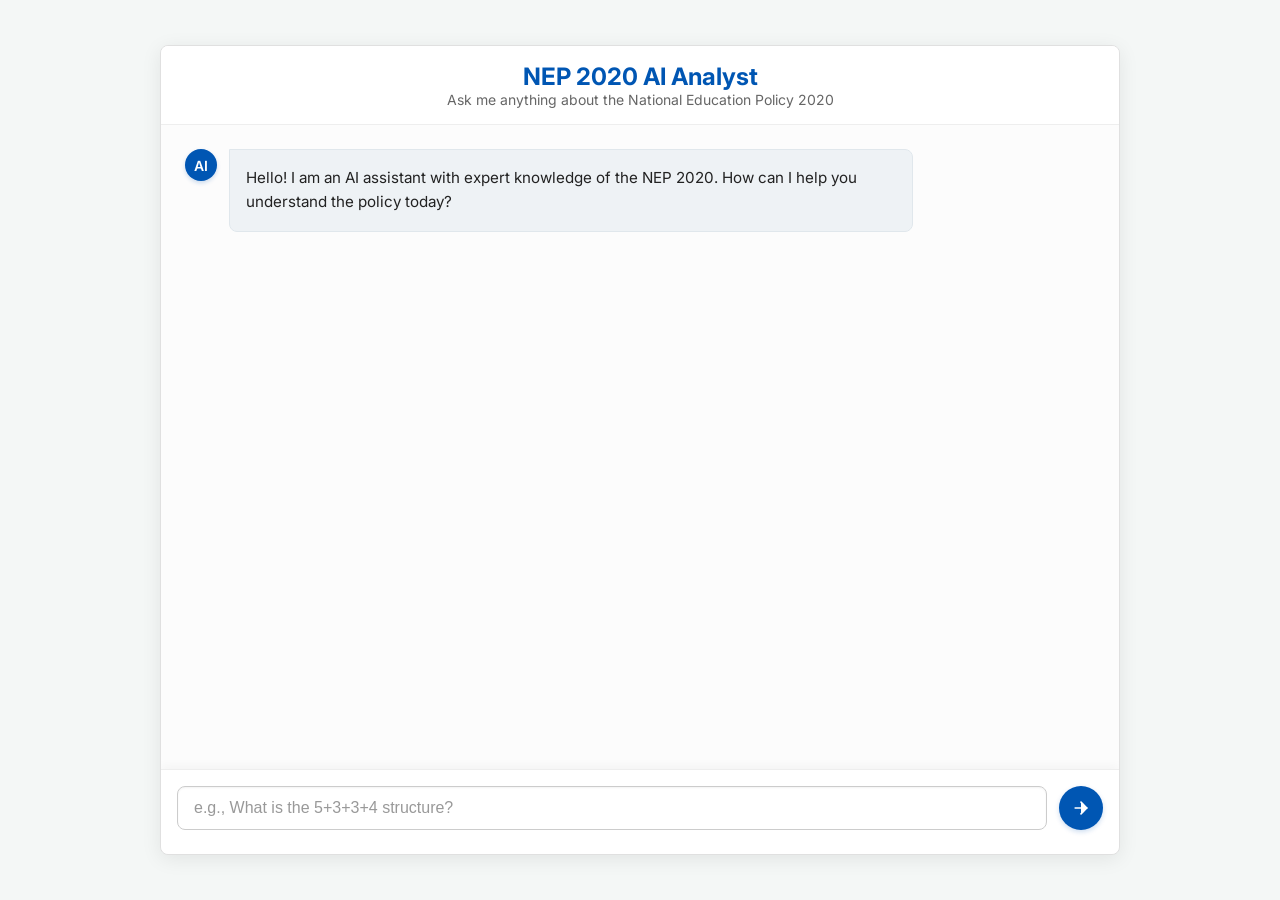
<file: templates/AI.html>
<!DOCTYPE html>
<html lang="en">
<head>
    <meta charset="UTF-8">
    <meta name="viewport" content="width=device-width, initial-scale=1.0">
    <title>NEP 2020 AI Analyst</title>
    
    <style>
        /* Inter font */
        @import url('https://fonts.googleapis.com/css2?family=Inter:wght@400;500;600;700&display=swap');

        /* Basic Reset */
        * {
            box-sizing: border-box;
            margin: 0;
            padding: 0;
        }

        body {
            font-family: 'Inter', sans-serif;
            background-color: #f4f7f6; /* Light gray background */
            display: flex;
            height: 100vh;
            justify-content: center;
            align-items: center;
            color: #333333; /* Dark gray for general text */
            overflow: hidden;
        }

        .chat-container {
            background-color: #ffffff; /* White container */
            width: 75%;
            max-width: 64rem;
            height: 100%;
            box-shadow: 0 4px 20px rgba(0, 0, 0, 0.08); /* Softer, professional shadow */
            border-radius: 0.5rem;
            display: flex;
            flex-direction: column;
            border: 1px solid #e0e0e0; /* Light border */
            overflow: hidden;
        }
        
        /* Responsive height */
        @media (min-width: 768px) {
            .chat-container {
                height: 90vh;
            }
        }

        /* Header */
        .chat-header {
            border-bottom: 1px solid #eeeeee; /* Lighter border */
            padding: 1rem;
            box-shadow: 0 2px 4px rgba(0, 0, 0, 0.02); /* Subtle shadow */
            z-index: 1;
            position: relative;
            background-color: #ffffff; /* Ensure header is white */
        }
        .chat-header h1 {
            font-size: 1.5rem;
            font-weight: 700;
            text-align: center;
            color: #0056b3; /* Professional blue color */
            text-shadow: none; /* Removed neon glow */
        }
        .chat-header p {
            font-size: 0.875rem;
            text-align: center;
            color: #666666; /* Medium gray for subtitle */
        }

        /* Chat Messages Area */
        #chat-messages {
            flex: 1;
            padding: 1.5rem;
            overflow-y: auto;
            display: flex;
            flex-direction: column;
            gap: 1rem;
            z-index: 1;
            position: relative;
            background-color: #fcfcfc; /* Very light off-white for chat area */
        }

        /* Custom scrollbar - light theme */
        #chat-messages::-webkit-scrollbar {
            width: 8px;
        }
        #chat-messages::-webkit-scrollbar-track {
            background: #f1f1f1; /* Light gray track */
            border-radius: 10px;
        }
        #chat-messages::-webkit-scrollbar-thumb {
            background: #c1c1c1; /* Medium gray thumb */
            border-radius: 10px;
        }
        #chat-messages::-webkit-scrollbar-thumb:hover {
            background: #a8a8a8; /* Darker gray on hover */
        }

        .message {
            display: flex;
            gap: 0.75rem;
            max-width: 80%;
        }
        
        .message-bubble {
            padding: 1rem;
            border-radius: 0.5rem;
            max-width: 100%;
            word-wrap: break-word;
            line-height: 1.6;
            font-size: 0.95rem;
            border: 1px solid transparent; /* Base border */
        }

        /* AI Message */
        .message.ai {
            align-self: flex-start;
        }
        .message.ai .message-icon {
            background-color: #0056b3; /* Professional blue */
            box-shadow: 0 2px 4px rgba(0, 86, 179, 0.2); /* Subtle blue shadow */
        }
        .message.ai .message-bubble {
            background-color: #eef2f5; /* Light blue-gray bubble */
            color: #222222;
            border-top-left-radius: 0;
            border-color: #e0e7ec;
            text-shadow: none;
        }

        /* User Message */
        .message.user {
            align-self: flex-end;
            flex-direction: row-reverse;
        }
        .message.user .message-icon {
            background-color: #777777; /* Medium gray icon */
            box-shadow: 0 2px 4px rgba(0, 0, 0, 0.1);
        }
        .message.user .message-bubble {
            background-color: #0056b3; /* Professional blue for user bubble */
            color: #ffffff;
            border-bottom-right-radius: 0;
            border-color: #004a9c;
            text-shadow: none;
        }

        .message-icon {
            flex-shrink: 0;
            width: 2rem;
            height: 2rem;
            border-radius: 9999px;
            display: flex;
            align-items: center;
            justify-content: center;
            color: #ffffff;
            font-weight: 600;
            font-size: 0.875rem;
        }

        /* Input Area */
        #chat-form {
            border-top: 1px solid #eeeeee;
            padding: 1rem;
            background-color: #ffffff; /* White background */
            border-bottom-left-radius: 0.5rem;
            border-bottom-right-radius: 0.5rem;
            box-shadow: 0 -4px 10px rgba(0, 0, 0, 0.03); /* Subtle upward shadow */
            z-index: 1;
            position: relative;
        }
        .input-container {
            display: flex;
            align-items: center;
            gap: 0.75rem;
        }

        #chat-input {
            flex: 1;
            padding: 0.75rem 1rem;
            border: 1px solid #cccccc; /* Standard gray border */
            border-radius: 0.5rem;
            font-size: 1rem;
            background-color: #ffffff; /* White input field */
            color: #333333;
            transition: border-color 0.2s, box-shadow 0.2s;
            box-shadow: 0 1px 2px rgba(0, 0, 0, 0.05) inset; /* Subtle inner shadow */
        }
        #chat-input::placeholder {
            color: #999999;
        }
        #chat-input:focus {
            outline: none;
            border-color: #0056b3; /* Blue focus border */
            box-shadow: 0 0 5px rgba(0, 86, 179, 0.2); /* Subtle blue glow */
        }
        #chat-input:disabled {
            background-color: #f5f5f5;
            cursor: not-allowed;
            opacity: 0.7;
        }
        
        #send-button {
            padding: 0.75rem 0.75rem; /* Adjusted padding for square to circle transition */
            background-color: #0056b3; /* Professional blue */
            color: #ffffff;
            font-weight: 600;
            border-radius: 50%; /* Make it a circle */
            width: 2.75rem; /* Fixed width for perfect circle */
            height: 2.75rem; /* Fixed height for perfect circle */
            border: none;
            cursor: pointer;
            display: flex;
            align-items: center;
            justify-content: center;
            transition: background-color 0.2s, box-shadow 0.2s;
            box-shadow: 0 2px 5px rgba(0, 86, 179, 0.2); /* Subtle button shadow */
        }
        #send-button:hover {
            background-color: #004494; /* Darker blue on hover */
            box-shadow: 0 2px 8px rgba(0, 86, 179, 0.3);
        }
        #send-button:focus {
            outline: none;
            box-shadow: 0 0 0 3px rgba(0, 86, 179, 0.3); /* Focus ring */
        }
        #send-button:disabled {
            background-color: #a0a0a0; /* Gray when disabled */
            box-shadow: none;
            cursor: not-allowed;
        }

        #send-button svg {
            width: 1.25rem;
            height: 1.25rem;
            fill: currentColor;
        }

        #error-message {
            color: #d93025; /* Standard error red */
            font-size: 0.875rem;
            margin-top: 0.5rem;
            text-shadow: none;
        }
        
        /* Simple loading spinner */
        .loader {
            width: 20px;
            height: 20px;
            border: 3px solid rgba(0, 86, 179, 0.2); /* Light blue base */
            border-top: 3px solid #0056b3; /* Solid blue top */
            border-radius: 50%;
            animation: spin 1s linear infinite;
        }
        @keyframes spin {
            0% { transform: rotate(0deg); }
            100% { transform: rotate(360deg); }
        }
        .loader-container {
            display: flex;
            justify-content: center;
            align-items: center;
            padding: 1rem;
        }
    </style>
</head>
<body>
    <div class="chat-container">
        <div class="chat-header">
            <h1>NEP 2020 AI Analyst</h1>
            <p>Ask me anything about the National Education Policy 2020</p>
        </div>

        <div id="chat-messages">
            <div class="message ai">
                <div class="message-icon">AI</div>
                <div class="message-bubble">
                    <p>Hello! I am an AI assistant with expert knowledge of the NEP 2020. How can I help you understand the policy today?</p>
                </div>
            </div>
            </div>

        <form id="chat-form">
            <div class="input-container">
                <input type="text" id="chat-input" placeholder="e.g., What is the 5+3+3+4 structure?" autocomplete="off">
                <button type="submit" id="send-button">
                    <svg xmlns="http://www.w3.org/2000/svg" width="24" height="24" viewBox="0 0 24 24" fill="none" stroke="currentColor" stroke-width="2" stroke-linecap="round" stroke-linejoin="round" class="feather feather-arrow-right">
                        <line x1="5" y1="12" x2="19" y2="12"></line>
                        <polyline points="12 5 19 12 12 19"></polyline>
                    </svg>
                </button>
            </div>
            <p id="error-message"></p>
        </form>
    </div>

    <script>
        // THIS SCRIPT IS UNCHANGED
        const chatForm = document.getElementById('chat-form');
        const chatInput = document.getElementById('chat-input');
        const sendButton = document.getElementById('send-button');
        const chatMessages = document.getElementById('chat-messages');
        const errorMessage = document.getElementById('error-message');

        chatForm.addEventListener('submit', (e) => {
            e.preventDefault();
            handleSubmit();
        });

        async function handleSubmit() {
            const query = chatInput.value.trim();
            if (!query) return;

            // Disable form
            chatInput.disabled = true;
            sendButton.disabled = true;
            errorMessage.textContent = '';

            // 1. Add User's message to chat
            addMessage(query, 'user');
            chatInput.value = '';

            // 2. Add a loading message for the AI
            const loadingMessage = addMessage('', 'ai', true); // true = add loading spinner
            const messageContent = loadingMessage.querySelector('.message-bubble');

            try {
                // 3. Make the fetch request
                const response = await fetch('/ask', {
                    method: 'POST',
                    headers: {
                        'Content-Type': 'application/json',
                    },
                    body: JSON.stringify({ query: query }),
                });

                if (!response.ok) {
                    const errorData = await response.json();
                    throw new Error(errorData.error || 'Server responded with an error');
                }

                // 4. Get the JSON response
                const data = await response.json();
                
                // 5. Format and update the message bubble
                const formattedAnswer = formatAIResponse(data.answer);
                messageContent.innerHTML = formattedAnswer;

            } catch (error) {
                console.error('Fetch error:', error);
                messageContent.innerHTML = `<p style="color: #d93025;">Sorry, I couldn't get a response. Error: ${error.message}</p>`;
            } finally {
                // 6. Re-enable form
                chatInput.disabled = false;
                sendButton.disabled = false;
                chatInput.focus();
                
                // 7. Remove spinner (if it's still there)
                const loader = loadingMessage.querySelector('.loader-container');
                if (loader) loader.remove();
            }
        }

        function sanitizeHTML(str) {
            // A simple sanitizer to prevent basic XSS
            // Create a temporary div, set its text content (which auto-escapes HTML),
            // then get the innerHTML (which is now the escaped string).
            const div = document.createElement('div');
            div.appendChild(document.createTextNode(str));
            return div.innerHTML;
        }

        /**
         * Formats the AI response, applying bolding, <hr>, and <br> tags.
         * IMPORTANT: This function assumes it's receiving a *pre-sanitized* string.
         */
        function formatAIResponse(text) {
            // 1. Sanitize the entire string first to prevent XSS
            let formattedText = sanitizeHTML(text);

            // 2. Apply formatting using regex on the sanitized text
            
            // Convert ***text*** to <strong>text</strong>
            // We use a non-greedy match (.*?) to handle multiple instances
            formattedText = formattedText.replace(/\*\*(.*?)\*\*/g, '<strong>$1</strong>');
            
            // Convert --- (on its own line, possibly with whitespace) to <hr>
            // This regex looks for \n, optional whitespace, ---, optional whitespace, and \n
            // It replaces it with a <br><hr><br> to give it spacing
            formattedText = formattedText.replace(/\n\s*---\s*\n/g, '<br><hr style="border: 0; border-top: 1px solid #eeeeee; margin: 1em 0;"><br>');

            // 3. Convert all remaining newlines to <br>
            formattedText = formattedText.replace(/\n/g, '<br>');

            return formattedText;
        }

        function addMessage(text, sender, isLoading = false) {
            const isUser = sender === 'user';
            
            const messageDiv = document.createElement('div');
            messageDiv.className = `message ${isUser ? 'user' : 'ai'}`;

            const iconText = isUser ? 'You' : 'AI';
            
            // Prepare content
            let contentHTML = '';
            if (isLoading) {
                contentHTML = '<div class="loader-container"><div class="loader"></div></div>';
            } else if (isUser) {
                // User text is simple paragraph
                contentHTML = `<p>${sanitizeHTML(text)}</p>`;
            } else {
                // AI message (not loading): apply full formatting
                contentHTML = formatAIResponse(text);
                // Fallback in case formatting returns empty
                if (contentHTML.trim() === "") {
                    contentHTML = "<p>Received an empty response.</p>";
                }
            }

            messageDiv.innerHTML = `
                <div class="message-icon">${iconText}</div>
                <div class="message-bubble">
                    ${contentHTML}
                </div>
            `;

            chatMessages.appendChild(messageDiv);
            
            // Scroll to the new message
            chatMessages.scrollTop = chatMessages.scrollHeight;
            return messageDiv; // Return the message element so we can update it
        }
    </script>
</body>
</html>
</file>
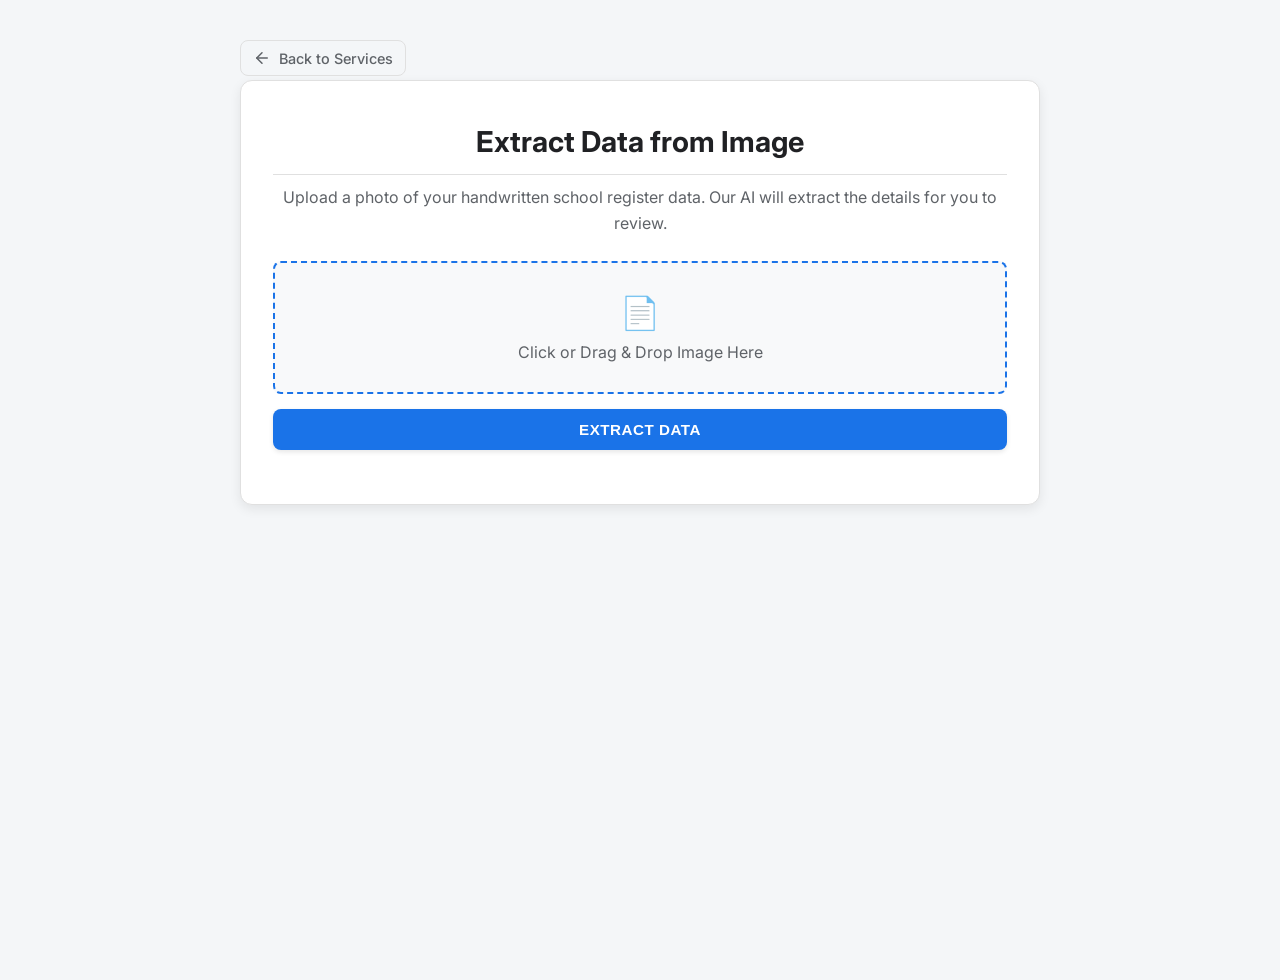
<file: templates/ocr.html>
<!DOCTYPE html>
<html lang="en">
<head>
    <meta charset="UTF-8">
    <meta name="viewport" content="width=device-width, initial-scale=1.0">
    <title>Extract School Data from Image</title>
    <link rel="preconnect" href="https://fonts.googleapis.com">
    <link rel="preconnect" href="https://fonts.gstatic.com" crossorigin>
    <link href="https://fonts.googleapis.com/css2?family=Inter:wght@400;500;600;700&display=swap" rel="stylesheet">
    <style>
        /* --- CSS REMAINS EXACTLY THE SAME AS PREVIOUS LIGHT THEME --- */
        :root {
            --primary-color: #1a73e8; /* Professional Blue */
            --text-dark: #202124;
            --text-grey: #5f6368;
            --bg-light: #f4f6f8;
            --card-bg: #ffffff;
            --input-border: #e0e0e0;
            --border-radius: 12px;
            --shadow-soft: 0 4px 12px rgba(0, 0, 0, 0.08);
            font-family: 'Inter', sans-serif;
            color: var(--text-dark);
        }
        body { background-color: var(--bg-light); color: var(--text-dark); margin: 0; padding: 40px 20px; display: flex; justify-content: center; align-items: flex-start; min-height: 100vh; }
        .page-wrapper { width: 100%; max-width: 800px; position: relative; padding-top: 40px; }
        .back-to-services-btn { position: absolute; top: 0px; left: 0; display: flex; align-items: center; gap: 8px; padding: 8px 12px; background-color: transparent; color: var(--text-grey); border: 1px solid var(--input-border); border-radius: 8px; text-decoration: none; font-weight: 500; font-size: 0.9rem; transition: background-color 0.2s ease, border-color 0.2s ease; }
        .back-to-services-btn:hover { background-color: #e9ecef; border-color: #ccc; }
        .back-to-services-btn svg { width: 18px; height: 18px; }
        .container { width: 100%; background-color: var(--card-bg); border: 1px solid var(--input-border); border-radius: var(--border-radius); padding: 24px 32px; box-sizing: border-box; box-shadow: var(--shadow-soft); }
        h1, h2 { text-align: center; color: var(--text-dark); border-bottom: 1px solid var(--input-border); padding-bottom: 15px; margin-bottom: 20px; }
        h1 { font-size: 1.8rem; font-weight: 700; } h2 { font-size: 1.4rem; font-weight: 600; margin-top: 30px; }
        p { text-align: center; color: var(--text-grey); margin-top: -10px; margin-bottom: 25px; line-height: 1.6; }
        #ocr-form { display: flex; flex-direction: column; gap: 15px; margin-bottom: 30px; }
        #image-upload-label { border: 2px dashed var(--primary-color); border-radius: 8px; padding: 30px 20px; text-align: center; cursor: pointer; background-color: #f8f9fa; color: var(--text-grey); transition: background-color 0.2s ease, border-color 0.2s ease; display: block; overflow: hidden; text-overflow: ellipsis; white-space: nowrap; }
        #image-upload-label:hover, #image-upload-label.dragover { /* Added dragover state */ background-color: #eef2f5; border-color: #145dbf; }
        #image-upload { display: none; }
        .upload-icon { font-size: 2rem; margin-bottom: 10px; color: var(--primary-color); display: block; }
        .loader { display: none; margin: 30px auto; border: 5px solid #e9ecef; border-top: 5px solid var(--primary-color); border-radius: 50%; width: 40px; height: 40px; animation: spin 1s linear infinite; }
        @keyframes spin { 0% { transform: rotate(0deg); } 100% { transform: rotate(360deg); } }
        #confirmation-area { display: none; }
        #final-submit-form { display: grid; grid-template-columns: repeat(auto-fit, minmax(250px, 1fr)); gap: 20px; }
        .form-group { display: flex; flex-direction: column; gap: 5px; } .form-group.full-width { grid-column: 1 / -1; }
        .form-group label { font-weight: 500; font-size: 0.9rem; color: var(--text-dark); }
        .form-group input[type="text"], .form-group input[type="number"], .form-group input[type="url"], .form-group select, .form-group textarea { width: 100%; padding: 10px 12px; border: 1px solid var(--input-border); color: var(--text-dark); border-radius: 6px; box-sizing: border-box; font-size: 1rem; background-color: var(--card-bg); transition: border-color 0.2s, box-shadow 0.2s; }
        .form-group input:focus, .form-group select:focus, .form-group textarea:focus { outline: none; border-color: var(--primary-color); box-shadow: 0 0 0 1px var(--primary-color); }
        .form-group input:disabled, .form-group select:disabled, .form-group textarea:disabled { background-color: #f8f9fa; color: var(--text-grey); cursor: not-allowed; border-color: #e9ecef; }
        #f-num_students, #f-teacher_student_ratio, #f-grade_enrollment_data_display { background-color: #e9ecef !important; font-weight: 500; color: #495057; cursor: default; }
        .button { padding: 12px 25px; border: none; border-radius: 8px; cursor: pointer; font-size: 0.95rem; font-weight: 600; transition: background-color 0.2s, box-shadow 0.2s; text-transform: uppercase; letter-spacing: 0.5px; }
        .button-primary { background-color: var(--primary-color); color: white; width: 100%; box-shadow: 0 2px 5px rgba(0,0,0,0.1); }
        .button-primary:hover { background-color: #145dbf; box-shadow: 0 4px 8px rgba(0,0,0,0.15); }
        .button-primary:disabled { background-color: #a0c3f0; cursor: not-allowed; box-shadow: none; }
        .button-secondary { background-color: var(--card-bg); color: var(--text-grey); border: 1px solid var(--input-border); }
        .button-secondary:hover { background-color: #f8f9fa; border-color: #ccc; }
        .button-success { background-color: #198754; color: white; border: 1px solid #198754; }
        .button-success:hover { background-color: #157347; border-color: #146c43; }
        .button-success:disabled { background-color: #a3cfb4; border-color: #a3cfb4; cursor: not-allowed; }
        .button-container { grid-column: 1 / -1; display: flex; gap: 15px; justify-content: flex-end; margin-top: 25px; padding-top: 20px; border-top: 1px solid var(--input-border); }
        @media (max-width: 600px) { body { padding: 20px 10px; } .page-wrapper { padding-top: 50px; } .container { padding: 15px 20px; } h1 { font-size: 1.5rem; } h2 { font-size: 1.2rem; } #final-submit-form { grid-template-columns: 1fr; } .button-container { flex-direction: column-reverse; gap: 10px; } .button-container .button { width: 100%; } .back-to-services-btn { top: 10px; left: 10px; } }
    </style>
</head>
<body>
    <div class="page-wrapper">

        <a href="{{ url_for('index') }}" class="back-to-services-btn">
            <svg xmlns="http://www.w3.org/2000/svg" width="24" height="24" viewBox="0 0 24 24" fill="none" stroke="currentColor" stroke-width="2" stroke-linecap="round" stroke-linejoin="round"><line x1="19" y1="12" x2="5" y2="12"></line><polyline points="12 19 5 12 12 5"></polyline></svg>
            Back to Services
        </a>

        <div class="container">
            <h1>Extract Data from Image</h1>
            <p> Upload a photo of your handwritten school register data. Our AI will extract the details for you to review. </p>

            <form id="ocr-form">
                <label for="image-upload" id="image-upload-label">
                    <span class="upload-icon">📄</span>
                    <span id="upload-text">Click or Drag & Drop Image Here</span>
                </label>
                <input type="file" id="image-upload" accept="image/*" required>
                <button type="submit" class="button button-primary">Extract Data</button>
            </form>

            <div class="loader" id="loader"></div>

            <div id="confirmation-area">
                <h2>Review Extracted Data</h2>
                <p> The AI has extracted the following data. Please review it carefully. Click "Edit Data" to make changes before saving. </p>

                <form id="final-submit-form" action="/submit-school-data" method="POST">
                    <div class="form-group"><label for="f-school_name">School Name</label><input type="text" id="f-school_name" name="school_name"></div>
                     <div class="form-group"><label for="f-school_type">School Type</label><select id="f-school_type" name="school_type"><option value="">--Select Type--</option><option value="gov">Government</option><option value="private">Private</option><option value="trust">Trust</option></select></div>
                     <div class="form-group full-width"><label for="f-location">Location</label><input type="text" id="f-location" name="location"></div>
                     <div class="form-group"><label for="f-year_establishment">Year of Establishment</label><input type="number" id="f-year_establishment" name="year_establishment" min="1800" max="2025"></div>
                     <div class="form-group"><label for="f-num_grades">How many grades?</label><input type="number" id="f-num_grades" name="num_grades" min="1"></div>
                     <div class="form-group"><label for="f-num_students">Total Students (Calculated)</label><input type="number" id="f-num_students" name="num_students" readonly></div>
                     <div class="form-group"><label for="f-avg_attendance_rate">Avg. Attendance Rate (%)</label><input type="number" id="f-avg_attendance_rate" name="avg_attendance_rate" step="0.1" min="0" max="100"></div>
                     <div class="form-group"><label for="f-gender_ratio">Gender Ratio (M:F)</label><input type="text" id="f-gender_ratio" name="gender_ratio" placeholder="e.g., 55:45"></div>
                     <div class="form-group"><label for="f-students_special_needs">Students with Special Needs</label><input type="number" id="f-students_special_needs" name="students_special_needs" min="0"></div>
                     <input type="hidden" id="f-grade_enrollment_data" name="grade_enrollment_data">
                     <div class="form-group full-width"><label for="f-enrollment_trends">Enrollment Trends (Past 3 Years, comma-separated)</label><input type="text" id="f-enrollment_trends" name="enrollment_trends" placeholder="e.g., 250, 275, 300"></div>
                     <div class="form-group full-width"><label for="f-grade_enrollment_data_display">Per-Grade Enrollment (Review Only)</label><textarea id="f-grade_enrollment_data_display" rows="3" readonly title="Edit the hidden 'grade_enrollment_data' field or re-upload to change this."></textarea></div>
                     <div class="form-group"><label for="f-num_teachers">Number of Teachers</label><input type="number" id="f-num_teachers" name="num_teachers" min="0"></div>
                     <div class="form-group"><label for="f-teacher_student_ratio">Teacher-Student Ratio (Calculated)</label><input type="text" id="f-teacher_student_ratio" name="teacher_student_ratio" readonly></div>
                     <div class="form-group"><label for="f-teacher_qualifications">Avg. Teacher Qualifications</label><input type="text" id="f-teacher_qualifications" name="teacher_qualifications" placeholder="e.g., B.Ed, M.Sc"></div>
                     <div class="form-group"><label for="f-avg_teacher_experience">Avg. Teacher Experience (Years)</label><input type="number" id="f-avg_teacher_experience" name="avg_teacher_experience" step="0.1" min="0"></div>
                     <div class="form-group"><label for="f-classrooms_avail">Classrooms</label><select id="f-classrooms_avail" name="classrooms_avail"><option value="Available">Available</option> <option value="Partial">Partial</option> <option value="Not Available">Not Available</option></select></div>
                     <div class="form-group"><label for="f-labs_avail">Labs</label><select id="f-labs_avail" name="labs_avail"><option value="Available">Available</option> <option value="Partial">Partial</option> <option value="Not Available">Not Available</option></select></div>
                     <div class="form-group"><label for="f-toilets_avail">Toilets</label><select id="f-toilets_avail" name="toilets_avail"><option value="Available">Available</option> <option value="Partial">Partial</option> <option value="Not Available">Not Available</option></select></div>
                     <div class="form-group"><label for="f-electricity_avail">Electricity</label><select id="f-electricity_avail" name="electricity_avail"><option value="Available">Available</option> <option value="Partial">Partial</option> <option value="Not Available">Not Available</option></select></div>
                     <div class="form-group"><label for="f-water_avail">Drinking Water</label><select id="f-water_avail" name="water_avail"><option value="Available">Available</option> <option value="Partial">Partial</option> <option value="Not Available">Not Available</option></select></div>
                     <div class="form-group"><label for="f-digital_infra">Digital Infrastructure</label><input type="text" id="f-digital_infra" name="digital_infra" placeholder="e.g., Computers, Internet"></div>
                     <div class="form-group"><label for="f-perf_math">Avg. Math Score (%)</label><input type="number" id="f-perf_math" name="perf_math" step="0.1" min="0" max="100"></div>
                     <div class="form-group"><label for="f-perf_science">Avg. Science Score (%)</label><input type="number" id="f-perf_science" name="perf_science" step="0.1" min="0" max="100"></div>
                     <div class="form-group"><label for="f-perf_hindi">Avg. Hindi Score (%)</label><input type="number" id="f-perf_hindi" name="perf_hindi" step="0.1" min="0" max="100"></div>
                     <div class="form-group"><label for="f-perf_mother_lang">Avg. Mother Language Score (%)</label><input type="number" id="f-perf_mother_lang" name="perf_mother_lang" step="0.1" min="0" max="100"></div>
                     <div class="form-group"><label for="f-perf_english">Avg. English Score (%)</label><input type="number" id="f-perf_english" name="perf_english" step="0.1" min="0" max="100"></div>
                     <div class="form-group"><label for="f-curriculum_completion">Curriculum Completion (%)</label><input type="number" id="f-curriculum_completion" name="curriculum_completion" step="0.1" min="0" max="100"></div>
                     <div class="form-group full-width"><label for="f-professional_dept">Professional Development</label><input type="text" id="f-professional_dept" name="professional_dept" placeholder="e.g., NEP workshops"></div>
                     <div class="form-group full-width"><label for="f-nep_participation">NEP-Aligned Activities</label><textarea id="f-nep_participation" name="nep_participation" rows="3" placeholder="Describe participation..."></textarea></div>

                    <div class="button-container">
                        <button type="button" id="edit-button" class="button button-secondary">Edit Data</button>
                        <button type="submit" id="confirm-button" class="button button-success">Confirm & Save Data</button>
                    </div>
                </form>
            </div>
        </div>
    </div>

    <script>
        document.addEventListener("DOMContentLoaded", () => {
            const ocrForm = document.getElementById("ocr-form");
            const finalSubmitForm = document.getElementById("final-submit-form");
            const loader = document.getElementById("loader");
            const confirmationArea = document.getElementById("confirmation-area");
            const editButton = document.getElementById("edit-button");
            const imageUpload = document.getElementById("image-upload");
            const uploadLabel = document.getElementById("image-upload-label");
            const uploadText = document.getElementById("upload-text"); // Span containing the text

            // --- Function to update label text ---
            function updateUploadLabel(file) {
                if (file) {
                    const fileName = file.name;
                    uploadText.textContent = `Selected: ${fileName}`;
                    // Reset confirmation area if a new file is chosen
                    confirmationArea.style.display = "none";
                    setFormFieldsDisabled(true); // Re-disable form
                    editButton.style.display = 'inline-block'; // Show edit button again
                    editButton.disabled = false; // Enable edit button
                    document.getElementById('confirm-button').disabled = true; // Disable confirm button
                } else {
                    uploadText.innerHTML = '<span class="upload-icon">📄</span> Click or Drag & Drop Image Here'; // Reset text and icon
                }
            }

            // --- Event listener for file selection (Click) ---
            imageUpload.addEventListener('change', function() {
                updateUploadLabel(this.files[0]);
            });

            // --- NEW: Drag and Drop Event Listeners ---
            uploadLabel.addEventListener('dragover', (event) => {
                event.preventDefault(); // Prevent default behavior (opening file)
                uploadLabel.classList.add('dragover'); // Add visual style
            });

            uploadLabel.addEventListener('dragleave', () => {
                uploadLabel.classList.remove('dragover'); // Remove visual style
            });

            uploadLabel.addEventListener('drop', (event) => {
                event.preventDefault(); // Prevent default behavior
                uploadLabel.classList.remove('dragover'); // Remove visual style

                if (event.dataTransfer.files && event.dataTransfer.files.length > 0) {
                    const file = event.dataTransfer.files[0];
                    // IMPORTANT: Assign the dropped file to the hidden file input
                    imageUpload.files = event.dataTransfer.files;
                    updateUploadLabel(file); // Update the label text
                    // Clean up the data transfer object
                    event.dataTransfer.clearData();
                }
            });
            // --- END NEW ---


            function setFormFieldsDisabled(disabled) { /* ... (this function remains unchanged) ... */
                const inputs = finalSubmitForm.querySelectorAll('input, select, textarea');
                inputs.forEach(input => {
                    if (input.type === 'button' || input.type === 'submit' || input.type === 'hidden') return;
                    if (input.id === 'f-num_students' || input.id === 'f-teacher_student_ratio' || input.id === 'f-grade_enrollment_data_display') return;
                    input.disabled = disabled;
                });
                 document.getElementById('confirm-button').disabled = disabled;
            }

            ocrForm.addEventListener("submit", async (e) => { /* ... (this function remains unchanged) ... */
                e.preventDefault();
                const file = imageUpload.files[0];
                if (!file) { alert("Please select an image file."); return; }

                loader.style.display = "block";
                confirmationArea.style.display = "none";
                ocrForm.querySelector('button').disabled = true;

                const formData = new FormData();
                formData.append("image", file);

                try {
                    const response = await fetch("/extract-from-image", { method: "POST", body: formData });
                    if (!response.ok) { const err = await response.json(); throw new Error(err.error || `HTTP error! status: ${response.status}`); }
                    const data = await response.json();
                    populateConfirmationForm(data);
                    loader.style.display = "none";
                    confirmationArea.style.display = "block";
                    setFormFieldsDisabled(true);
                    editButton.style.display = 'inline-block';
                    editButton.disabled = false;
                    // Keep the filename displayed after successful extraction
                    uploadText.textContent = `Extracted from: ${file.name}. Upload new?`;

                } catch (error) {
                    loader.style.display = "none";
                    alert(`Error extracting data: ${error.message}`);
                    console.error("Extraction error:", error);
                     // Reset label and input on error
                     uploadText.innerHTML = '<span class="upload-icon">📄</span> Click or Drag & Drop Image Here';
                     imageUpload.value = ''; // Clear the file input on error
                } finally {
                     ocrForm.querySelector('button').disabled = false;
                }
            });

            editButton.addEventListener("click", () => { /* ... (this function remains unchanged) ... */
                setFormFieldsDisabled(false);
                alert("Form is now editable. Please review all fields before saving.");
                editButton.disabled = true;
            });

            finalSubmitForm.addEventListener("submit", (e) => { /* ... (this function remains unchanged) ... */
                 if (document.getElementById('f-school_name').disabled) {
                     e.preventDefault();
                     alert("Please click 'Edit Data' before saving.");
                     return;
                 }
                loader.style.display = "block";
                document.getElementById('confirm-button').disabled = true;
                editButton.disabled = true;
            });

            function populateConfirmationForm(data) { /* ... (this function remains unchanged) ... */
                 document.getElementById("f-school_name").value = data.school_name || ""; document.getElementById("f-school_type").value = data.school_type || ""; document.getElementById("f-location").value = data.location || ""; document.getElementById("f-year_establishment").value = data.year_establishment || "";
                 document.getElementById("f-num_grades").value = data.num_grades || ""; document.getElementById("f-num_students").value = data.num_students || 0; document.getElementById("f-avg_attendance_rate").value = data.avg_attendance_rate || 0; document.getElementById("f-gender_ratio").value = data.gender_ratio || ""; document.getElementById("f-students_special_needs").value = data.students_special_needs || 0;
                 const gradeData = data.total_students_per_grade || {}; document.getElementById("f-grade_enrollment_data").value = JSON.stringify(gradeData); document.getElementById("f-grade_enrollment_data_display").value = JSON.stringify(gradeData, null, 2);
                 const trends = data.enrollment_trends_of_past_3_years || []; document.getElementById("f-enrollment_trends").value = trends.join(", ");
                 document.getElementById("f-num_teachers").value = data.num_teachers || 0; document.getElementById("f-teacher_student_ratio").value = data.teacher_to_student_ratio || ""; document.getElementById("f-teacher_qualifications").value = data.teacher_qualifications || ""; document.getElementById("f-avg_teacher_experience").value = data.avg_teacher_experience || 0;
                 const infra = data.infra_availability || {}; document.getElementById("f-classrooms_avail").value = infra.classrooms || "Available"; document.getElementById("f-labs_avail").value = infra.labs || "Available"; document.getElementById("f-toilets_avail").value = infra.toilets || "Available"; document.getElementById("f-electricity_avail").value = infra.electricity || "Available"; document.getElementById("f-water_avail").value = infra.water || "Available"; document.getElementById("f-digital_infra").value = data.digital_infra || "";
                 const scores = data.performance_scores || {}; document.getElementById("f-perf_math").value = scores.math || 0; document.getElementById("f-perf_science").value = scores.science || 0; document.getElementById("f-perf_hindi").value = scores.hindi || 0; document.getElementById("f-perf_mother_lang").value = scores.mother_language || 0; document.getElementById("f-perf_english").value = scores.english || 0;
                 document.getElementById("f-curriculum_completion").value = data.curriculum_completion || 0; document.getElementById("f-professional_dept").value = data.professional_dept || ""; document.getElementById("f-nep_participation").value = data.nep_participation || "";
            }
        });
    </script>
</body>
</html>
</file>
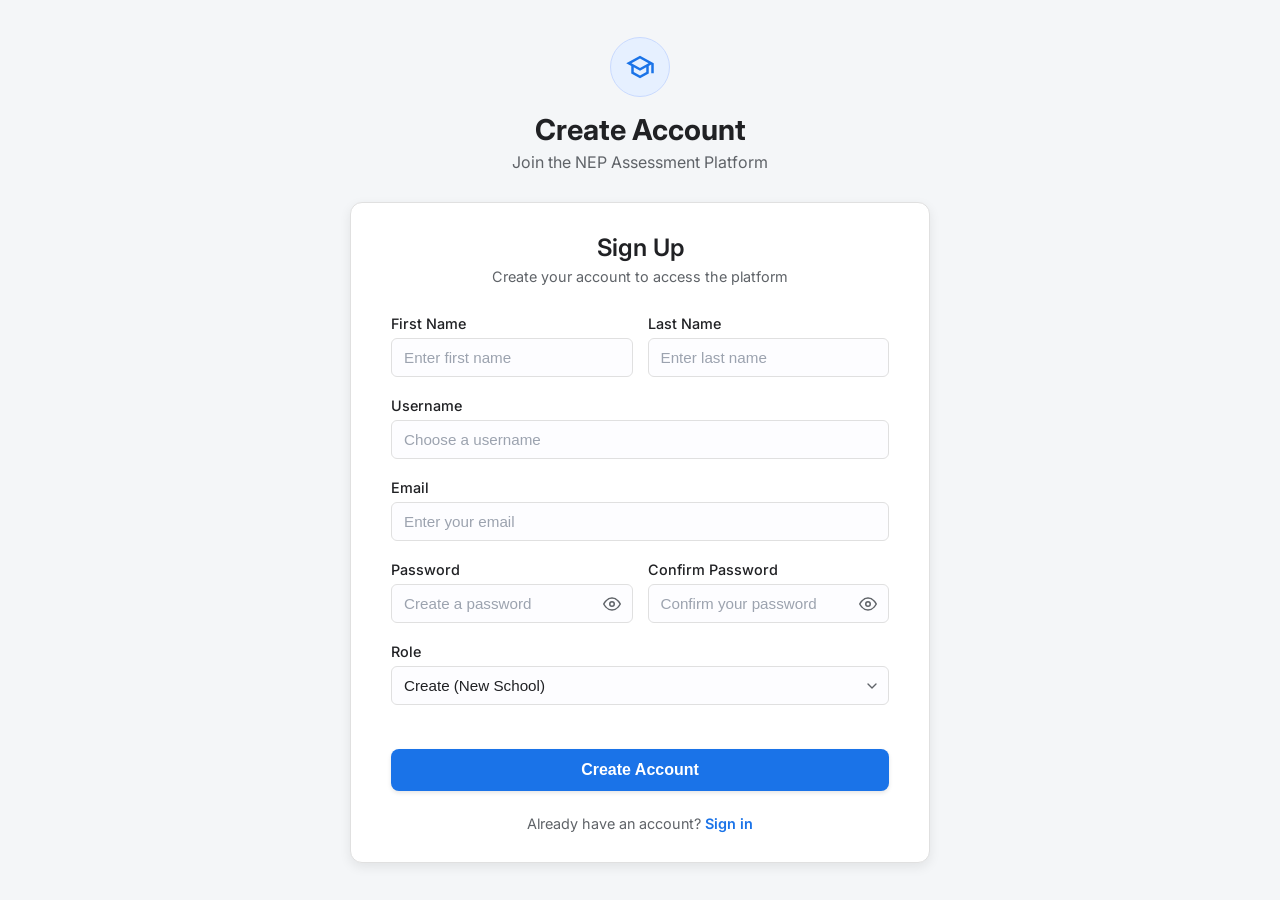
<file: templates/register.html>
<!DOCTYPE html>
<html lang="en">
<head>
    <meta charset="UTF-8">
    <meta name="viewport" content="width=device-width, initial-scale=1.0">
    <title>NEP Assessment - Create Account</title>
    <link rel="preconnect" href="https://fonts.googleapis.com">
    <link rel="preconnect" href="https://fonts.gstatic.com" crossorigin>
    <link href="https://fonts.googleapis.com/css2?family=Inter:wght@400;500;600;700&display=swap" rel="stylesheet">
    <style>
        /* --- Light Theme Variables & Base --- */
        :root {
            --primary-color: #1a73e8; /* Professional Blue */
            --text-dark: #202124;
            --text-grey: #5f6368;
            --bg-light: #f4f6f8;
            --card-bg: #ffffff;
            --input-border: #e0e0e0;
            --border-radius: 12px; /* Consistent radius */
            --shadow-soft: 0 4px 12px rgba(0, 0, 0, 0.08);
            font-family: 'Inter', sans-serif;
            color: var(--text-dark);
        }

        /* Basic Reset */
        * { margin: 0; padding: 0; box-sizing: border-box; }

        body {
            background-color: var(--bg-light); /* Light background */
            min-height: 100vh;
            display: flex;
            justify-content: center;
            align-items: center;
            padding: 20px;
        }

        .page-container {
            max-width: 580px; /* Keep original max-width */
            width: 100%;
        }

        /* --- Header --- */
        .header {
            text-align: center;
            margin-bottom: 30px;
        }
        .icon-circle {
            width: 60px; /* Slightly smaller icon circle */
            height: 60px;
            background: #e6f0ff; /* Light blue background */
            border-radius: 50%;
            display: flex;
            justify-content: center;
            align-items: center;
            margin: 0 auto 15px; /* Adjusted margin */
            border: 1px solid #c9daff; /* Subtle border */
        }
        .icon-circle svg {
            width: 30px; /* Adjusted icon size */
            height: 30px;
            fill: var(--primary-color); /* Blue icon color */
        }
        h1 {
            color: var(--text-dark);
            font-size: 1.8rem; /* Adjusted size */
            margin-bottom: 5px; /* Reduced margin */
            font-weight: 700;
        }
        .subtitle {
            color: var(--text-grey);
            font-size: 1rem; /* Slightly larger */
        }

        /* --- Card Styling --- */
        .card {
            background: var(--card-bg); /* White card */
            border-radius: var(--border-radius);
            box-shadow: var(--shadow-soft);
            padding: 30px 40px; /* Adjusted padding */
            border: 1px solid var(--input-border);
        }
        .form-title {
            font-size: 1.5rem; /* Adjusted size */
            color: var(--text-dark);
            margin-bottom: 6px;
            font-weight: 600;
            text-align: center; /* Center form title */
        }
        .form-subtitle {
            color: var(--text-grey);
            font-size: 0.9rem; /* Adjusted size */
            margin-bottom: 30px;
            text-align: center; /* Center subtitle */
        }

        /* --- Form Elements --- */
        .form-group { margin-bottom: 20px; }
        label {
            display: block;
            color: var(--text-dark);
            font-weight: 500; /* Regular weight */
            margin-bottom: 6px; /* Reduced margin */
            font-size: 0.9rem; /* Adjusted size */
        }
        .input-row { display: grid; grid-template-columns: 1fr 1fr; gap: 15px; } /* Increased gap */
        .input-wrapper { position: relative; }

        input, select { /* Apply styles to select as well */
            width: 100%;
            padding: 10px 12px; /* Adjusted padding */
            border: 1px solid var(--input-border);
            border-radius: 6px;
            font-size: 0.95rem; /* Adjusted size */
            transition: all .2s;
            background: #fdfdff; /* Slightly off-white background */
            color: var(--text-dark);
        }
        input::placeholder { color: #9ca3af; }
        input:focus, select:focus {
            outline: none;
            border-color: var(--primary-color);
            background: var(--card-bg);
            box-shadow: 0 0 0 2px rgba(26, 115, 232, 0.2); /* Subtle blue shadow */
        }
        /* Custom arrow for select */
        select {
             appearance: none;
             background-image: url("data:image/svg+xml,%3Csvg xmlns='http://www.w3.org/2000/svg' width='24' height='24' viewBox='0 0 24 24' fill='none' stroke='%235f6368' stroke-width='2' stroke-linecap='round' stroke-linejoin='round'%3E%3Cpolyline points='6 9 12 15 18 9'%3E%3C/polyline%3E%3C/svg%3E");
             background-repeat: no-repeat;
             background-position: right 8px center;
             background-size: 16px;
             padding-right: 30px; /* Space for arrow */
         }


        .password-toggle {
            position: absolute; right: 12px; top: 50%;
            transform: translateY(-50%); cursor: pointer; color: var(--text-grey);
            display: flex; align-items: center;
        }
        .password-toggle:hover { color: var(--text-dark); }
        .password-toggle svg { width: 18px; height: 18px; } /* Adjusted icon size */

        /* --- Role Specific Inputs --- */
         #role { /* Style the container for role inputs */
             margin-top: 20px;
             padding-top: 20px;
             border-top: 1px solid var(--input-border);
         }
         #role label { /* Style labels inside the role container */
             margin-top: 10px; /* Add space above these labels */
         }


        /* --- Button --- */
        .create-account-btn {
            width: 100%;
            padding: 12px; /* Adjusted padding */
            background: var(--primary-color); /* Blue button */
            color: #fff;
            border: 0;
            border-radius: 8px; /* Slightly more rounded */
            font-size: 1rem; /* Adjusted size */
            font-weight: 600;
            cursor: pointer;
            transition: background .2s, box-shadow 0.2s;
            margin-top: 24px;
            box-shadow: 0 2px 4px rgba(0,0,0,.1);
        }
        .create-account-btn:hover {
            background: #145dbf; /* Darker blue */
            box-shadow: 0 4px 8px rgba(0,0,0,.15);
        }

        /* --- Signin Link --- */
        .signin-link {
            text-align: center;
            margin-top: 24px;
            color: var(--text-grey); /* Grey text */
            font-size: 0.9rem; /* Adjusted size */
        }
        .signin-link a {
            color: var(--primary-color); /* Blue link */
            text-decoration: none;
            font-weight: 600; /* Bold link */
        }
        .signin-link a:hover { text-decoration: underline; }

        /* Responsive */
        @media (max-width: 520px) {
            .input-row { grid-template-columns: 1fr; }
            .card { padding: 25px; } /* Reduce padding on small screens */
            h1 { font-size: 1.6rem; }
            .form-title { font-size: 1.3rem; }
        }

    </style>
</head>
<body>
    <div class="page-container">
        <div class="header">
            <div class="icon-circle">
                <svg viewBox="0 0 24 24" xmlns="http://www.w3.org/2000/svg">
                    <path d="M12 3L1 9L5 11.18V17.18L12 21L19 17.18V11.18L21 10.09V17H23V9L12 3ZM18.82 9L12 12.72L5.18 9L12 5.28L18.82 9ZM17 15.99L12 18.72L7 15.99V12.27L12 15L17 12.27V15.99Z"/>
                </svg>
            </div>
            <h1>Create Account</h1>
            <p class="subtitle">Join the NEP Assessment Platform</p>
        </div>

        <div class="card">
            <h2 class="form-title">Sign Up</h2>
            <p class="form-subtitle">Create your account to access the platform</p>

            <form id="signupForm" action="/register" method="POST">
                <div class="input-row">
                    <div class="form-group">
                        <label for="firstname">First Name</label>
                        <input type="text" id="firstname" name="firstname" placeholder="Enter first name" required>
                    </div>
                    <div class="form-group">
                        <label for="lastname">Last Name</label>
                        <input type="text" id="lastname" name="lastname" placeholder="Enter last name" required>
                    </div>
                </div>

                <div class="form-group">
                    <label for="username">Username</label>
                    <input type="text" id="username" name="username" placeholder="Choose a username" required>
                </div>

                <div class="form-group">
                    <label for="email">Email</label>
                    <input type="email" id="email" name="email" placeholder="Enter your email" required>
                </div>

                <div class="input-row">
                    <div class="form-group">
                        <label for="password">Password</label>
                        <div class="input-wrapper">
                            <input type="password" id="password" name="password" placeholder="Create a password" required>
                            <span class="password-toggle" onclick="togglePassword('password')">
                                <svg width="20" height="20" viewBox="0 0 24 24" fill="none" stroke="currentColor" stroke-width="2"> <path d="M1 12s4-8 11-8 11 8 11 8-4 8-11 8-11-8-11-8z"></path> <circle cx="12" cy="12" r="3"></circle> </svg>
                            </span>
                        </div>
                    </div>
                    <div class="form-group">
                        <label for="confirm_password">Confirm Password</label>
                        <div class="input-wrapper">
                            <input type="password" id="confirm_password" name="confirm_password" placeholder="Confirm your password" required>
                            <span class="password-toggle" onclick="togglePassword('confirm_password')">
                                 <svg width="20" height="20" viewBox="0 0 24 24" fill="none" stroke="currentColor" stroke-width="2"> <path d="M1 12s4-8 11-8 11 8 11 8-4 8-11 8-11-8-11-8z"></path> <circle cx="12" cy="12" r="3"></circle> </svg>
                            </span>
                        </div>
                    </div>
                 </div> <div class="form-group"> <label for="select">Role</label>
                     <div class="input-wrapper"> <select id="select" name="role" required>
                             <option value="create">Create (New School)</option>
                             <option value="join">Join (Existing School)</option>
                        </select>
                    </div>
                </div>

                <div id="role" style="display: none;"> <div class="form-group">
                         <label for="school-name">Enter your school name</label>
                         <input type="text" id="school-name" name="school-name" placeholder="School name associated with code">
                     </div>
                     <div class="form-group">
                         <label for="code-enter">Enter School Code</label>
                         <input type="text" id="code-enter" name="code-enter" placeholder="Enter code provided by admin">
                     </div>
                </div>


                <button type="submit" class="create-account-btn">Create Account</button>
            </form>

            <div class="signin-link">
                Already have an account? <a href="{{ url_for('login') }}">Sign in</a>
            </div>
        </div>
    </div>

    <script>
        function togglePassword(fieldId) {
            var el = document.getElementById(fieldId);
            var iconSvg = el.nextElementSibling.querySelector('svg'); // Find the SVG inside the span
            if (el.type === 'password') {
                el.type = 'text';
                // Optional: Change icon to 'eye-off' or similar
                // iconSvg.innerHTML = '<path d="...eye-off path...">';
            } else {
                el.type = 'password';
                 // Optional: Change icon back to 'eye'
                 // iconSvg.innerHTML = '<path d="M1 12s4-8 11-8 11 8 11 8-4 8-11 8-11-8-11-8z"></path><circle cx="12" cy="12" r="3"></circle>';
            }
        }
        document.addEventListener('DOMContentLoaded', (event) => {
            const selectElement = document.getElementById('select');
            const inputContainer = document.getElementById('role');
            const schoolNameInput = document.getElementById('school-name');
            const codeEnterInput = document.getElementById('code-enter');

            function toggleJoinInput() {
                if (selectElement.value === 'join') {
                    inputContainer.style.display = 'block';
                    // Make join fields required when visible
                    schoolNameInput.required = true;
                    codeEnterInput.required = true;
                } else {
                    inputContainer.style.display = 'none';
                    // Make join fields not required when hidden
                     schoolNameInput.required = false;
                     codeEnterInput.required = false;
                     // Optional: Clear the values when switching back to 'create'
                     // schoolNameInput.value = '';
                     // codeEnterInput.value = '';
                }
            }
            selectElement.addEventListener('change', toggleJoinInput);
            toggleJoinInput(); // Run on page load
        });
    </script>
</body>
</html>
</file>
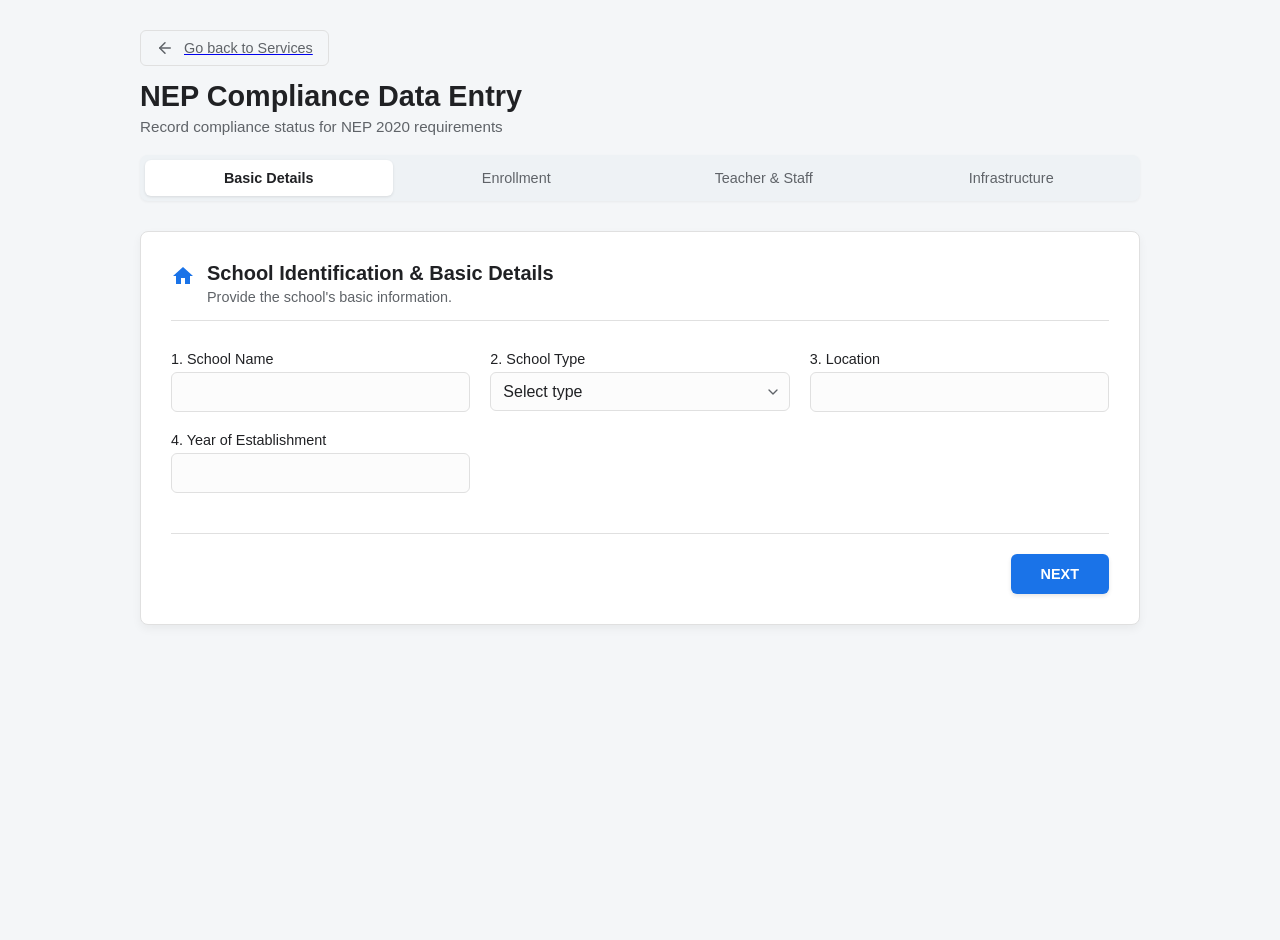
<file: templates/sch_reg.html>
<!DOCTYPE html>
<html lang="en">
<head>
    <meta charset="UTF-8">
    <meta name="viewport" content="width=device-width, initial-scale=1.0">
    <title>School Data Submission</title>
    <style>
        :root {
            --primary-color: #1a73e8; /* Blue for primary accents */
            --text-dark: #202124;
            --text-grey: #5f6368;
            --bg-light: #f4f6f8; 
            --card-bg: #ffffff;
            --input-border: #e0e0e0;
            --border-radius: 8px; /* Slightly squarer radius */
            --shadow-soft: 0 4px 10px rgba(0, 0, 0, 0.05);
            font-family: 'Inter', sans-serif;
            color: var(--text-dark);
        }

        body {
            margin: 0;
            padding: 20px;
            background-color: var(--bg-light);
            display: flex;
            justify-content: center;
            align-items: flex-start;
            min-height: 100vh;
        }
        
        /* New page wrapper for max-width */
        .page-wrapper {
            width: 100%;
            max-width: 1000px;
            position: relative; /* For absolute positioning of back button */
        }

        /* ------------------------------------------- */
        /* --- GO BACK TO SERVICES BUTTON (NEW POS) -- */
        .back-to-services {
            position: absolute;
            top: 10px; /* Adjust as needed for vertical alignment */
            left: 0; /* Adjust as needed for horizontal alignment */
            z-index: 10;
        }

        .back-to-services .form-btn {
            padding: 8px 15px; /* Smaller padding for a navigation button */
            background-color: transparent;
            color: var(--text-grey);
            border: 1px solid var(--input-border);
            box-shadow: none;
            text-transform: none; /* Not uppercase */
            font-weight: 500; /* Lighter font weight */
            display: flex; /* Allow icon next to text */
            align-items: center;
            gap: 5px;
        }
        .back-to-services .form-btn:hover {
            background-color: #e0e0e0;
            color: var(--text-dark);
            border-color: #c0c0c0;
        }
        .back-to-services .form-btn svg {
            width: 18px; /* Icon size */
            height: 18px;
            margin-right: 5px;
        }
        /* ------------------------------------------- */


        /* 3. HEADER (Now on main page) */
        .form-header {
            text-align: left;
            margin-bottom: 20px;
            margin-top: 60px; /* Make space for the "Go back" button */
        }

        .form-header h1 {
            color: var(--text-dark);
            font-size: 1.8rem;
            font-weight: 700;
            margin: 0;
        }

        .form-header .tagline {
            color: var(--text-grey);
            font-size: 0.95rem;
            margin-top: 5px;
        }
        
        /* === NEW STEP WIZARD (Styled like image) === */
        .step-wizard {
            display: flex;
            justify-content: space-between; /* Distribute items evenly */
            background-color: #eef2f5; /* Light grey background for the bar */
            border-radius: var(--border-radius);
            padding: 5px;
            margin-bottom: 30px; /* Add margin below the tabs */
            box-shadow: 0 1px 3px rgba(0, 0, 0, 0.05); /* subtle shadow */
        }

        .step-tab {
            flex: 1; /* Each tab takes equal space */
            text-align: center;
            padding: 10px 15px; /* Adjusted padding */
            border-radius: 6px; /* Slightly rounded tabs */
            cursor: pointer;
            color: var(--text-grey);
            font-weight: 500;
            font-size: 0.9rem;
            transition: all 0.3s ease;
            white-space: nowrap;
            overflow: hidden; /* Hide overflow text */
            text-overflow: ellipsis; /* Show ellipsis for overflow */
        }

        .step-tab.active {
            background-color: var(--card-bg); /* White active tab */
            color: var(--text-dark);
            font-weight: 600;
            box-shadow: 0 1px 3px rgba(0, 0, 0, 0.1);
        }
        /* ========================================= */
        
        /* New Form Card (replaces old container) */
        .form-card {
            background-color: var(--card-bg);
            border: 1px solid var(--input-border);
            border-radius: var(--border-radius);
            padding: 30px;
            margin-top: 0; /* No top margin needed, wizard has it */
            box-shadow: var(--shadow-soft); /* Add soft shadow to the card */
        }

        /* Form Sections */
        .info-section {
             /* This class is now just on the step */
        }
        
        /* === FORM STEP STYLES === */
        .form-step {
            display: none; /* Hide all steps by default */
        }
        .form-step.active {
            display: block; /* Show only the active step */
        }
        
        /* New Step Title (like image) */
        .step-title {
            display: flex;
            align-items: flex-start;
            gap: 12px;
            margin-bottom: 30px;
            padding-bottom: 15px;
            border-bottom: 1px solid var(--input-border); /* Separator */
        }
        .step-icon {
            flex-shrink: 0;
            width: 24px;
            height: 24px;
            color: var(--primary-color);
            margin-top: 2px;
        }
        .step-title h2 {
            font-size: 1.25rem;
            font-weight: 600;
            margin: 0;
            color: var(--text-dark);
        }
        .step-subtitle {
            font-size: 0.9rem;
            color: var(--text-grey);
            margin: 4px 0 0 0;
        }
        /* ============================ */

        /* 4. FORM GRID (Unchanged) */
        .form-grid {
            display: grid;
            grid-template-columns: repeat(auto-fit, minmax(280px, 1fr));
            gap: 20px;
            margin-top: 20px;
        }
        
        .form-group {
            display: flex;
            flex-direction: column;
        }

        label {
            margin-bottom: 5px;
            font-weight: 500;
            font-size: 0.9rem;
            color: var(--text-dark);
        }
        
        input:not([type="checkbox"]), select, textarea {
            padding: 10px 12px;
            border: 1px solid var(--input-border);
            border-radius: 6px;
            background-color: #fcfcfc; /* Slight off-white for inputs */
            color: var(--text-dark);
            font-size: 1rem;
            transition: border-color 0.2s, box-shadow 0.2s;
        }
         input::placeholder {
             color: #999;
         }
        
        input:focus, select:focus, textarea:focus {
            outline: none;
            border-color: var(--primary-color);
            box-shadow: 0 0 0 1px var(--primary-color);
            background-color: var(--card-bg);
        }
        
        select {
            appearance: none;
            background-image: url("data:image/svg+xml,%3Csvg xmlns='http://www.w3.org/2000/svg' width='24' height='24' viewBox='0 0 24 24' fill='none' stroke='%235f6368' stroke-width='2' stroke-linecap='round' stroke-linejoin='round'%3E%3Cpolyline points='6 9 12 15 18 9'%3E%3C/polyline%3E%3C/svg%3E");
            background-repeat: no-repeat;
            background-position: right 8px center;
            background-size: 16px;
        }

        /* Dynamic Inputs Section */
        #grade-enrollment-inputs {
            grid-column: 1 / -1;
            display: grid;
            grid-template-columns: repeat(auto-fit, minmax(110px, 1fr));
            gap: 15px;
            padding: 15px;
            background-color: #f7f7fa;
            border-radius: 8px;
            border: 1px solid #e0e0e0;
        }

        /* Ratio Display (Clean Look) */
        #teacher-student-ratio-display {
            padding: 10px 12px;
            background-color: #e6f0ff;
            border: 1px solid #c9daff;
            border-radius: 6px;
            text-align: center;
            font-weight: 600;
            font-size: 1rem;
            color: var(--primary-color);
        }
        
        /* Multi-Selects (Infrastructure & Performance) */
        .multi-select-grid {
             display: grid;
             grid-template-columns: repeat(auto-fit, minmax(150px, 1fr));
             gap: 10px;
        }

        /* 5. BUTTONS */
        .button-navigation {
            display: flex;
            justify-content: flex-end; /* Align buttons to the right */
            gap: 15px; /* Space between buttons */
            margin-top: 40px;
            border-top: 1px solid var(--input-border);
            padding-top: 20px;
        }

        .form-btn {
            padding: 12px 30px;
            background-color: var(--primary-color);
            color: white;
            font-weight: 600;
            font-size: 0.9rem; /* Smaller button text */
            border: none;
            border-radius: 6px;
            cursor: pointer;
            transition: background-color 0.3s, box-shadow 0.3s;
            text-transform: uppercase;
            box-shadow: 0 2px 4px rgba(0, 0, 0, 0.1);
        }

        .form-btn:hover {
            background-color: #1669e4;
            box-shadow: 0 4px 8px rgba(0, 0, 0, 0.15);
        }
        
        .prev-btn {
            background-color: var(--card-bg); /* White background for prev */
            color: var(--text-grey);
            border: 1px solid var(--input-border);
            box-shadow: none;
        }
        .prev-btn:hover {
            background-color: #f7f7f7;
            color: var(--text-dark);
        }
        
        .prev-btn {
            display: none; /* JS will show this */
        }
        
        /* 6. RESPONSIVE ADJUSTMENTS */
        @media (max-width: 768px) {
            .page-wrapper {
                width: 100%;
                padding: 0 10px; /* Add some horizontal padding */
            }
            .form-header {
                margin-top: 70px; /* Adjust header margin for smaller screens */
            }
            .form-card {
                padding: 20px;
            }
            .form-grid {
                grid-template-columns: 1fr;
            }
            /* Responsive Step Wizard */
            .step-wizard {
                flex-wrap: wrap; /* Allow tabs to wrap to next line */
                justify-content: center; /* Center tabs when wrapped */
                padding: 5px;
            }
            .step-tab {
                flex: 1 1 45%; /* Allow tabs to take roughly half width */
                min-width: 120px; /* Minimum width for each tab */
                margin: 2px; /* Small margin between wrapped tabs */
            }
            /* Adjust back button for smaller screens */
            .back-to-services {
                top: 15px;
                left: 10px;
            }
            .button-navigation {
                justify-content: space-between; /* Spread buttons on small screens */
                flex-wrap: wrap; /* Allow buttons to wrap */
            }
            .button-navigation .form-btn {
                flex: 1 1 auto; /* Allow buttons to grow and shrink */
                min-width: 120px;
                margin: 5px 0; /* Add vertical margin if wrapped */
            }
        }

    </style>
</head>
<body>
    
    <div class="page-wrapper">
        
        <div class="back-to-services">
            <a href="{{ url_for('index') }}">
                <button type="button" class="form-btn">
                    <svg xmlns="http://www.w3.org/2000/svg" width="24" height="24" viewBox="0 0 24 24" fill="none" stroke="currentColor" stroke-width="2" stroke-linecap="round" stroke-linejoin="round" class="feather feather-arrow-left"><line x1="19" y1="12" x2="5" y2="12"></line><polyline points="12 19 5 12 12 5"></polyline></svg>
                    Go back to Services
                </button>
            </a>
        </div>

        <header class="form-header">
            <h1>NEP Compliance Data Entry</h1>
            <p class="tagline">Record compliance status for NEP 2020 requirements</p>
        </header>
        
        <div class="step-wizard">
            <div class="step-tab active" data-step="0">Basic Details</div>
            <div class="step-tab" data-step="1">Enrollment</div>
            <div class="step-tab" data-step="2">Teacher & Staff</div>
            <div class="step-tab" data-step="3">Infrastructure</div>
        </div>

        <div class="form-card">
            <form id="school-data-form" action="/submit-school-data" method="POST">
                
                <div class="info-section form-step active">
                    <div class="step-title">
                        <svg class="step-icon" xmlns="http://www.w3.org/2000/svg" viewBox="0 0 24 24" fill="currentColor"><path d="M10 20v-6h4v6h5v-8h3L12 3 2 12h3v8z"/></svg>
                        <div>
                            <h2>School Identification & Basic Details</h2>
                            <p class="step-subtitle">Provide the school's basic information.</p>
                        </div>
                    </div>
                    <div class="form-grid">
                        <div class="form-group">
                            <label for="school_name">1. School Name</label>
                            <input type="text" id="school_name" name="school_name" required>
                        </div>
                        <div class="form-group">
                            <label for="school_type">2. School Type</label>
                            <select id="school_type" name="school_type" required>
                                <option value="" disabled selected>Select type</option>
                                <option value="government">Government (Gov)</option>
                                <option value="private">Private</option>
                                <option value="trust">Trust / NGO</option>
                            </select>
                        </div>
                        <div class="form-group">
                            <label for="location">3. Location</label>
                            <input type="text" id="location" name="location" required>
                        </div>
                        <div class="form-group">
                            <label for="year_establishment">4. Year of Establishment</label>
                            <input type="number" id="year_establishment" name="year_establishment" min="1800" max="2025" required>
                        </div>
                    </div>
                </div>

                <div class="info-section form-step">
                    <div class="step-title">
                        <svg class="step-icon" xmlns="http://www.w3.org/2000/svg" viewBox="0 0 24 24" fill="currentColor"><path d="M16 11c1.66 0 2.99-1.34 2.99-3S17.66 5 16 5c-1.66 0-3 1.34-3 3s1.34 3 3 3zm-8 0c1.66 0 2.99-1.34 2.99-3S9.66 5 8 5C6.34 5 5 6.34 5 8s1.34 3 3 3zm0 2c-2.33 0-7 1.17-7 3.5V18h14v-1.5c0-2.33-4.67-3.5-7-3.5zm8 0c-.29 0-.62.02-.97.05 1.16.84 1.97 1.97 1.97 3.45V18h6v-1.5c0-2.33-4.67-3.5-7-3.5z"/></svg>
                        <div>
                            <h2>Student & Enrollment Data</h2>
                            <p class="step-subtitle">Enter details about student demographics.</p>
                        </div>
                    </div>
                    <div class="form-grid">
                        <div class="form-group">
                            <label for="num_grades">7. Number of Grades</label>
                            <input type="number" id="num_grades" name="num_grades" min="1" max="20" oninput="generateGradeInputs()" required>
                        </div>
                        <div class="form-group">
                            <label for="num_students">5. Total Enrolled Students (Auto)</label>
                            <input type="number" id="num_students" name="num_students" readonly placeholder="Calculated below" required>
                        </div>
                        <div class="form-group">
                            <label for="avg_attendance_rate">8. Avg Attendance Rate (%)</label>
                            <input type="number" id="avg_attendance_rate" name="avg_attendance_rate" min="0" max="100" step="0.1" required>
                        </div>
                        <div class="form-group">
                            <label for="enrollment_trends">9. Enrollment Trends</label>
                            <input type="text" id="enrollment_trends" name="enrollment_trends" placeholder="Year 1, Year 2, Year 3" required>
                        </div>
                        <div class="form-group">
                            <label for="gender_ratio">10. Gender Ratio (M:F)</label>
                            <input type="text" id="gender_ratio" name="gender_ratio" pattern="\d+:\d+" placeholder="e.g. 55:45" required>
                        </div>
                        <div class="form-group">
                            <label for="students_special_needs">11. Students with Special Needs (No.)</label>
                            <input type="number" id="students_special_needs" name="students_special_needs" min="0" required>
                        </div>
                    </div>
                    <div class="form-group" style="grid-column: 1 / -1; margin-top: 20px;">
                        <label>6. Student Enrollment Per Grade</label>
                        <div id="grade-enrollment-inputs">
                            <p style="opacity: 0.7; color: var(--text-grey);">Enter the number of grades above to start.</p>
                        </div>
                        <input type="hidden" id="grade_enrollment_data" name="grade_enrollment_data" required>
                    </div>
                </div>
                
                <div class="info-section form-step">
                    <div class="step-title">
                        <svg class="step-icon" xmlns="http://www.w3.org/2000/svg" viewBox="0 0 24 24" fill="currentColor"><path d="M12 12c2.21 0 4-1.79 4-4s-1.79-4-4-4-4 1.79-4 4 1.79 4 4 4zm0 2c-2.67 0-8 1.34-8 4v2h16v-2c0-2.66-5.33-4-8-4z"/></svg>
                        <div>
                            <h2>Teacher & Staff Data</h2>
                            <p class="step-subtitle">Details about teaching staff and qualifications.</p>
                        </div>
                    </div>
                    <div class="form-grid">
                        <div class="form-group">
                            <label for="num_teachers">12. Number of Teachers</label>
                            <input type="number" id="num_teachers" name="num_teachers" min="1" oninput="calculateRatio()" required>
                        </div>
                        <div class="form-group">
                            <label>14. Teacher to Student Ratio</label>
                            <div id="teacher-student-ratio-display">N/A</div>
                            <input type="hidden" id="teacher_student_ratio" name="teacher_student_ratio">
                        </div>
                        <div class="form-group">
                            <label for="teacher_qualifications">13. Avg Qualification Level</label>
                            <select id="teacher_qualifications" name="teacher_qualifications" required>
                                <option value="" disabled selected>Select level</option>
                                <option value="bachelors">Bachelors Degree</option>
                                <option value="masters">Masters Degree</option>
                                <option value="phd">PhD/Doctorate</option>
                                <option value="diploma">Diploma/Certificate</option>
                            </select>
                        </div>
                        <div class="form-group">
                            <label for="avg_teacher_experience">15. Avg Experience (Years)</label>
                            <input type="number" id="avg_teacher_experience" name="avg_teacher_experience" min="0" step="0.1" required>
                        </div>
                        <div class="form-group" style="grid-column: span 2;">
                            <label for="professional_dept">16. Professional Development Status</label>
                            <select id="professional_dept" name="professional_dept" required>
                                <option value="regular">Regular Programs</option>
                                <option value="occasional">Occasional Workshops</option>
                                <option value="none">None</option>
                            </select>
                        </div>
                    </div>
                </div>

                <div class="info-section form-step">
                    <div class="step-title">
                        <svg class="step-icon" xmlns="http://www.w3.org/2000/svg" viewBox="0 0 24 24" fill="currentColor"><path d="M12 3L4 9v12h16V9l-8-6zm-5 16h-.01L7 17H5v-2h2v2zm0-4H5v-2h2v2zm0-4H5V9h2v2zm4 8H9v-2h2v2zm0-4H9v-2h2v2zm0-4H9V9h2v2zm4 8h-2v-2h2v2zm0-4h-2v-2h2v2zm0-4h-2V9h2v2zm4 8h-2v-2h2v2zm0-4h-2v-2h2v2z"/></svg>
                        <div>
                            <h2>Infrastructure & Performance</h2>
                            <p class="step-subtitle">Facility availability and student performance.</p>
                        </div>
                    </div>
                    <div class="form-grid">
                        <div class="form-group" style="grid-column: 1 / -1;">
                            <label>17. Availability of Key Facilities</label>
                            <div class="multi-select-grid">
                                <select name="classrooms_avail" required><option value="fully">Classrooms (Fully)</option><option value="partially">Partially</option><option value="none">None</option></select>
                                <select name="labs_avail" required><option value="fully">Labs (Fully)</option><option value="partially">Partially</option><option value="none">None</option></select>
                                <select name="toilets_avail" required><option value="fully">Toilets (Fully)</option><option value="partially">Partially</option><option value="none">None</option></select>
                                <select name="electricity_avail" required><option value="fully">Electricity (Fully)</option><option value="partially">Partially</option><option value="none">None</option></select>
                                <select name="water_avail" required><option value="fully">Drinking Water (Fully)</option><option value="partially">Partially</option><option value="none">None</option></select>
                            </div>
                        </div>
                        <div class="form-group">
                            <label>18. Digital Infrastructure Level</label>
                            <select name="digital_infra" required>
                                <option value="advanced">Advanced (Smart Boards, etc)</option>
                                <option value="basic">Basic (Few Computers)</option>
                                <option value="minimal">Minimal / None</option>
                            </select>
                        </div>
                        <div class="form-group">
                            <label for="curriculum_completion">20. Curriculum Completion Rate (%)</label>
                            <input type="number" id="curriculum_completion" name="curriculum_completion" min="0" max="100" required>
                        </div>
                        <div class="form-group" style="grid-column: span 2;">
                            <label for="nep_participation">21. NEP Participation Level</label>
                            <select id="nep_participation" name="nep_participation" required>
                                <option value="high">High Participation</option>
                                <option value="medium">Medium Participation</option>
                                <option value="low">Low / None</option>
                            </select>
                        </div>
                        <div class="form-group" style="grid-column: 1 / -1;">
                            <label style="margin-top: 15px;">19. AVG Student Performance in Key Subjects (%)</label>
                            <div class="multi-select-grid">
                                <input type="number" name="perf_math" placeholder="Math Score (%)" min="0" max="100" required>
                                <input type="number" name="perf_science" placeholder="Science Score (%)" min="0" max="100" required>
                                <input type="number" name="perf_hindi" placeholder="Hindi Score (%)" min="0" max="100" required>
                                <input type="number" name="perf_mother_lang" placeholder="Mother Language (%)" min="0" max="100" required>
                                <input type="number" name="perf_english" placeholder="English Score (%)" min="0" max="100" required>
                            </div>
                        </div>
                    </div>
                </div>

                <div class="button-navigation">
                    <button type="button" class="form-btn prev-btn" id="prev-btn">Previous</button>
                    <button type="button" class="form-btn" id="next-btn">Next</button>
                </div>
                
            </form>
        </div> 
    </div>

    <script>
        // === EXISTING SCRIPT (Ratio & Grade Inputs) ===
        const numGradesInput = document.getElementById('num_grades');
        const enrollmentContainer = document.getElementById('grade-enrollment-inputs');
        const numStudentsTotalInput = document.getElementById('num_students');
        const numTeachersInput = document.getElementById('num_teachers');
        const ratioDisplay = document.getElementById('teacher-student-ratio-display');
        const ratioHiddenInput = document.getElementById('teacher_student_ratio');

        function generateGradeInputs() {
            const numGrades = parseInt(numGradesInput.value, 10);
            enrollmentContainer.innerHTML = '';
            
            if (isNaN(numGrades) || numGrades <= 0) {
                enrollmentContainer.innerHTML = '<p style="opacity: 0.7; color: var(--text-grey);">Enter the number of grades above to start.</p>';
                numStudentsTotalInput.value = '';
                return;
            }

            for (let i = 1; i <= numGrades; i++) {
                const gradeLabel = `Grade ${i}`;
                const div = document.createElement('div');
                div.className = 'grade-input-group';
                div.innerHTML = `
                    <label for="grade_${i}" style="font-size: 0.85rem; font-weight: 400;">${gradeLabel}</label>
                    <input type="number" id="grade_${i}" data-grade="${i}" min="0" placeholder="0" oninput="updateTotalStudents()" required>
                `;
                enrollmentContainer.appendChild(div);
            }
            updateTotalStudents();
        }

        function updateTotalStudents() {
            const gradeInputs = enrollmentContainer.querySelectorAll('input[type="number"][data-grade]');
            let totalStudents = 0;
            const enrollmentData = {};

            gradeInputs.forEach(input => {
                const count = parseInt(input.value, 10) || 0;
                totalStudents += count;
                enrollmentData[`Grade ${input.dataset.grade}`] = count;
            });

            numStudentsTotalInput.value = totalStudents;
            document.getElementById('grade_enrollment_data').value = JSON.stringify(enrollmentData);
            calculateRatio();
        }

        function calculateRatio() {
            const numStudents = parseInt(numStudentsTotalInput.value, 10) || 0;
            const numTeachers = parseInt(numTeachersInput.value, 10) || 0;

            let ratioText = 'N/A';
            let ratioValue = '0:1';

            if (numTeachers > 0 && numStudents > 0) {
                const ratio = (numStudents / numTeachers).toFixed(1);
                ratioText = `${ratio}:1`;
                ratioValue = ratioText;
            } else if (numTeachers === 0 && numStudents > 0) {
                 ratioText = '0:1 (Need Teachers)';
                 ratioValue = '0:1';
            } else {
                 ratioText = 'N/A';
                 ratioValue = 'N/A';
            }
            
            ratioDisplay.textContent = ratioText;
            ratioHiddenInput.value = ratioValue;
        }

        // Add listener for teacher input
        if (numTeachersInput) {
             numTeachersInput.addEventListener('input', calculateRatio);
        }

        // === WIZARD SCRIPT (Unchanged) ===
        document.addEventListener('DOMContentLoaded', () => {
            const tabs = document.querySelectorAll('.step-tab');
            const steps = document.querySelectorAll('.form-step');
            const prevBtn = document.getElementById('prev-btn');
            const nextBtn = document.getElementById('next-btn');
            const form = document.getElementById('school-data-form');
            let currentStep = 0;

            // Function to show the correct step
            function showStep(stepIndex) {
                steps.forEach((step, index) => {
                    step.classList.remove('active');
                });
                tabs.forEach(tab => {
                    tab.classList.remove('active');
                });
                steps[stepIndex].classList.add('active');
                tabs[stepIndex].classList.add('active');
                
                if (stepIndex === 0) {
                    prevBtn.style.display = 'none';
                } else {
                    prevBtn.style.display = 'inline-block';
                }
                
                if (stepIndex === steps.length - 1) {
                    nextBtn.textContent = 'Submit Data';
                } else {
                    nextBtn.textContent = 'Next';
                }
                currentStep = stepIndex;
            }

            // "Next" button click listener
            nextBtn.addEventListener('click', () => {
                if (currentStep < steps.length - 1) {
                    showStep(currentStep + 1);
                } else {
                    form.submit();
                }
            });
            
            // "Previous" button click listener
            prevBtn.addEventListener('click', () => {
                if (currentStep > 0) {
                    showStep(currentStep - 1);
                }
            });
            
            // Tab click listeners
            tabs.forEach(tab => {
                tab.addEventListener('click', () => {
                    const stepIndex = parseInt(tab.getAttribute('data-step'), 10);
                    showStep(stepIndex);
                });
            });

            // Initialize the form
            showStep(0);
            
             if (numGradesInput.value > 0) {
                generateGradeInputs();
             }
             calculateRatio();
        });

    </script>
</body>
</html>
</file>
